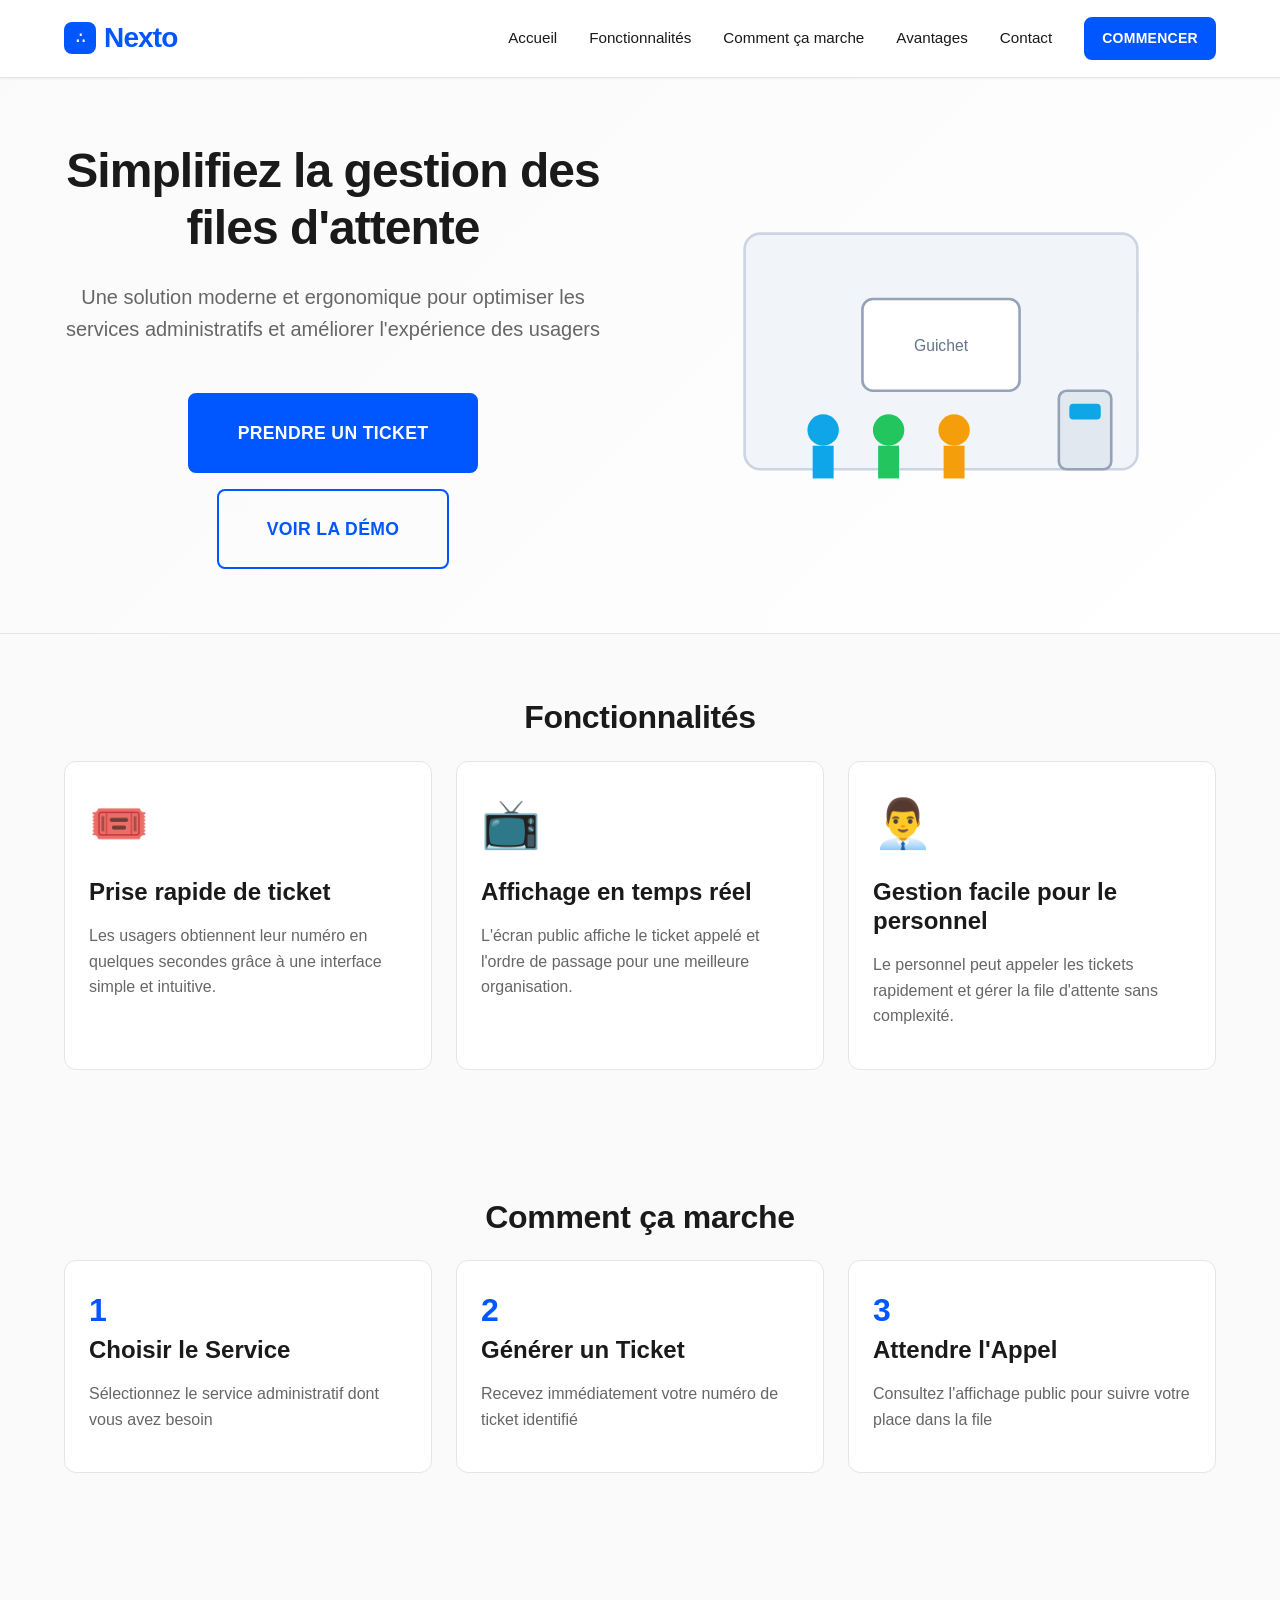
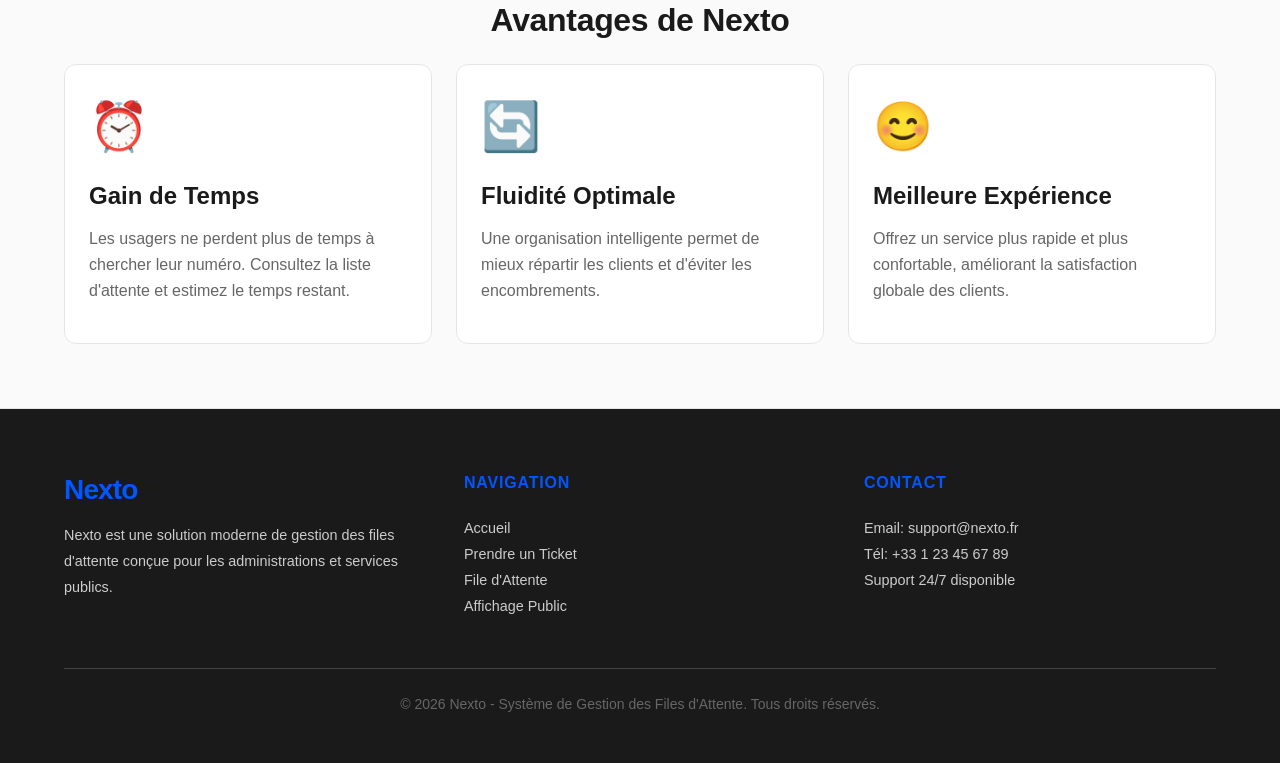
<file: index.html>
﻿<!DOCTYPE html>
<html lang="fr">
<head>
    <meta charset="UTF-8">
    <meta name="viewport" content="width=device-width, initial-scale=1.0">
    <meta name="description" content="Nexto - Système moderne de gestion des files d'attente pour administrations">
    <title>Nexto - Gestion des Files d'Attente</title>
    <link rel="stylesheet" href="css/style.css">
    <link rel="icon" href="../favicon.svg" type="image/svg+xml">
</head>
<body>
    <header>
        <div class="container">
            <div class="header-inner">
                <a href="index.html" class="logo">
                    <div class="logo-icon">∴</div>
                    <span>Nexto</span>
                </a>
                <nav>
                    <a href="#acc">Accueil</a>
                    <a href="#features">Fonctionnalités</a>
                    <a href="#how-it-works">Comment ça marche</a>
                    <a href="#benefits">Avantages</a>
                    <a href="#contact">Contact</a>
                    <a href="pages/ticket.html" class="btn btn-primary btn-sm">Commencer</a>
                </nav>
            </div>
        </div>
    </header>

    <main>
        <section id="acc" class="hero">
            <div class="container">
                <div class="hero-layout">
                    <div class="hero-content">
                        <h1>Simplifiez la gestion des files d'attente</h1>
                        <p>Une solution moderne et ergonomique pour optimiser les services administratifs et améliorer l'expérience des usagers</p>
                        <div class="hero-buttons">
                            <a href="pages/ticket.html" class="btn btn-primary btn-lg">Prendre un Ticket</a>
                            <a href="#features" class="btn btn-outline btn-lg">Voir la démo</a>
                        </div>
                    </div>

                    <div class="hero-illustration">
                        <svg viewBox="0 0 420 300" xmlns="http://www.w3.org/2000/svg">
                            <rect x="60" y="60" width="300" height="180" rx="12" fill="#f1f5f9" stroke="#cbd5e1" stroke-width="2"/>
                            <rect x="150" y="110" width="120" height="70" rx="8" fill="white" stroke="#94a3b8" stroke-width="2"/>
                            <text x="210" y="150" text-anchor="middle" font-size="12" fill="#64748b">Guichet</text>
                            <circle cx="120" cy="210" r="12" fill="#0ea5e9"/>
                            <rect x="112" y="222" width="16" height="25" fill="#0ea5e9"/>
                            <circle cx="170" cy="210" r="12" fill="#22c55e"/>
                            <rect x="162" y="222" width="16" height="25" fill="#22c55e"/>
                            <circle cx="220" cy="210" r="12" fill="#f59e0b"/>
                            <rect x="212" y="222" width="16" height="25" fill="#f59e0b"/>
                            <rect x="300" y="180" width="40" height="60" rx="6" fill="#e2e8f0" stroke="#94a3b8" stroke-width="2"/>
                            <rect x="308" y="190" width="24" height="12" rx="3" fill="#0ea5e9"/>
                        </svg>
                    </div>
                </div>
            </div>
        </section>

        <section id="features">
            <div class="container">
                <h2 class="text-center">Fonctionnalités</h2>
                <div class="grid grid-3">
                    <div class="card">
                        <div class="service-icon">🎟️</div>
                        <h3>Prise rapide de ticket</h3>
                        <p>Les usagers obtiennent leur numéro en quelques secondes grâce à une interface simple et intuitive.</p>
                    </div>
                    <div class="card">
                        <div class="service-icon">📺</div>
                        <h3>Affichage en temps réel</h3>
                        <p>L'écran public affiche le ticket appelé et l'ordre de passage pour une meilleure organisation.</p>
                    </div>
                    <div class="card">
                        <div class="service-icon">👨‍💼</div>
                        <h3>Gestion facile pour le personnel</h3>
                        <p>Le personnel peut appeler les tickets rapidement et gérer la file d'attente sans complexité.</p>
                    </div>
                </div>
            </div>
        </section>

        <section id="how-it-works">
            <div class="container">
                <h2 class="text-center">Comment ça marche</h2>
                <div class="grid grid-3">
                    <div class="card">
                        <div class="stat-value" style="color: var(--primary);">1</div>
                        <h3>Choisir le Service</h3>
                        <p>Sélectionnez le service administratif dont vous avez besoin</p>
                    </div>
                    <div class="card">
                        <div class="stat-value" style="color: var(--primary);">2</div>
                        <h3>Générer un Ticket</h3>
                        <p>Recevez immédiatement votre numéro de ticket identifié</p>
                    </div>
                    <div class="card">
                        <div class="stat-value" style="color: var(--primary);">3</div>
                        <h3>Attendre l'Appel</h3>
                        <p>Consultez l'affichage public pour suivre votre place dans la file</p>
                    </div>
                </div>
            </div>
        </section>

        <section id="benefits">
            <div class="container">
                <h2 class="text-center">Avantages de Nexto</h2>
                <div class="grid grid-2">
                    <div class="card">
                        <div class="service-icon">⏰</div>
                        <h3>Gain de Temps</h3>
                        <p>Les usagers ne perdent plus de temps à chercher leur numéro. Consultez la liste d'attente et estimez le temps restant.</p>
                    </div>
                    <div class="card">
                        <div class="service-icon">🔄</div>
                        <h3>Fluidité Optimale</h3>
                        <p>Une organisation intelligente permet de mieux répartir les clients et d'éviter les encombrements.</p>
                    </div>
                    <div class="card">
                        <div class="service-icon">😊</div>
                        <h3>Meilleure Expérience</h3>
                        <p>Offrez un service plus rapide et plus confortable, améliorant la satisfaction globale des clients.</p>
                    </div>
                </div>
            </div>
        </section>
    </main>

    <footer>
        <div class="container">
            <div class="footer-content">
                <div class="footer-section">
                    <h3 class="logo">Nexto</h3>
                    <p>Nexto est une solution moderne de gestion des files d'attente conçue pour les administrations et services publics.</p>
                </div>

                <div class="footer-section">
                    <h4>Navigation</h4>
                    <ul>
                        <li><a href="index.html">Accueil</a></li>
                        <li><a href="pages/ticket.html">Prendre un Ticket</a></li>
                        <li><a href="pages/waiting-list.html">File d'Attente</a></li>
                        <li><a href="pages/display.html">Affichage Public</a></li>
                    </ul>
                </div>

                <div id="contact" class="footer-section">
                    <h4>Contact</h4>
                    <ul>
                        <li>Email: support@nexto.fr</li>
                        <li>Tél: +33 1 23 45 67 89</li>
                        <li>Support 24/7 disponible</li>
                    </ul>
                </div>
            </div>

            <div class="footer-bottom">
                <p>&copy; 2026 Nexto - Système de Gestion des Files d'Attente. Tous droits réservés.</p>
            </div>
        </div>
    </footer>
</body>
</html>
</file>
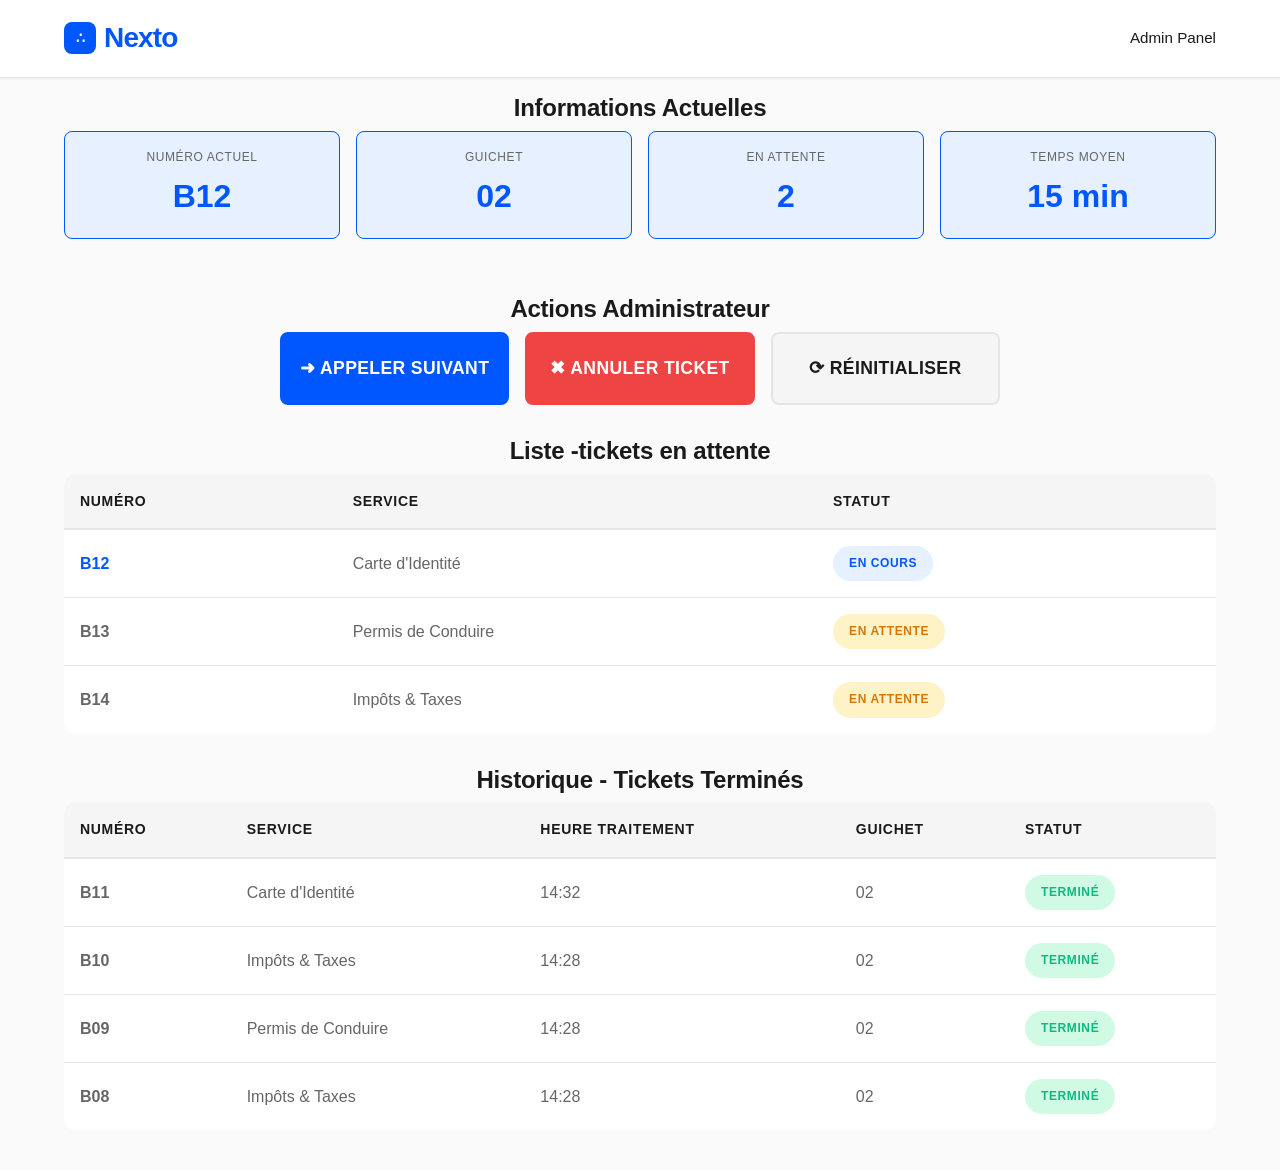
<file: pages/admin.html>
<!DOCTYPE html>
<html lang="fr">
<head>
    <meta charset="UTF-8">
    <meta name="viewport" content="width=device-width, initial-scale=1.0">
    <meta name="description" content="Panneau d'Administration - Nexto">
    <title>Admin - Nexto</title>
    <link rel="icon" href="../favicon.svg" type="image/svg+xml">
    <link rel="stylesheet" href="../css/style.css">
</head>
<body class="page-interne"></body>
    <!-- Header/Navbar -->
    <header>
        <div class="container">
            <div class="header-inner">
                <a href="../index.html" class="logo">
                    <div class="logo-icon">∴</div>
                    <span>Nexto</span>
                </a>
                <nav>
                    <a href="../pages/admin.html">Admin Panel</a>
                </nav>
            </div>
        </div>
    </header>

    <main>
<div class="container sections-paralleles"></div>
        <!-- Current Information -->
        <section>
            <div class="container">
                <h2 class="text-center">Informations Actuelles</h2>
                <div class="stats-grid">
                    <div class="stat-card">
                        <div class="stat-label">Numéro Actuel</div>
                        <div class="stat-value">B12</div>
                    </div>
                    <div class="stat-card">
                        <div class="stat-label">Guichet</div>
                        <div class="stat-value">02</div>
                    </div>
                    <div class="stat-card">
                        <div class="stat-label">En Attente</div>
                        <div class="stat-value">2</div>
                    </div>
                    <div class="stat-card">
                        <div class="stat-label">Temps Moyen</div>
                        <div class="stat-value">15 min</div>
                    </div>
                </div>
            </div>
        </section>

        <!-- Actions Section -->
        <section>
            <div class="container-sm">
                <h2 class="text-center">Actions Administrateur</h2>
                <div class="admin-actions">
                    <button class="btn btn-primary btn-lg btn-block">➜ Appeler Suivant</button>
                    <button class="btn btn-danger btn-lg btn-block">✖ Annuler Ticket</button>
                    <button class="btn btn-secondary btn-lg btn-block">⟳ Réinitialiser</button>
                </div>
            </div>
        </section>

        <!-- Queue Table -->
        <section>
            <div class="container">
                <h2 class="text-center">Liste -tickets en attente</h2>
                <div style="overflow-x: auto;">
                    <table>
                        <thead>
                            <tr>
                                <th>Numéro</th>
                                <th>Service</th>
                                <th>Statut</th>
                            </tr>
                        </thead>
                        <tbody>
                            <tr>
                                <td class="font-bold" style="color: var(--primary);">B12</td>
                                <td>Carte d'Identité</td>
                                <td><span class="badge badge-primary">En cours</span></td>
                            </tr>
                            <tr>
                                <td class="font-bold">B13</td>
                                <td>Permis de Conduire</td>
                                <td><span class="badge badge-warning">En attente</span></td>
                            </tr>
                            <tr>
                                <td class="font-bold">B14</td>
                                <td>Impôts & Taxes</td>
                                <td><span class="badge badge-warning">En attente</span></td>
                            </tr>
                        </tbody>
                    </table>
                </div>
            </div>
        </section>

        <!-- History Section -->
        <section>
            <div class="container">
                <h2 class="text-center">Historique - Tickets Terminés</h2>
                <div style="overflow-x: auto;">
                    <table>
                        <thead>
                            <tr>
                                <th>Numéro</th>
                                <th>Service</th>
                                <th>Heure Traitement</th>
                                <th>Guichet</th>
                                <th>Statut</th>
                            </tr>
                        </thead>
                        <tbody>
                            <tr>
                                <td class="font-bold">B11</td>
                                <td>Carte d'Identité</td>
                                <td>14:32</td>
                                <td>02</td>
                                <td><span class="badge badge-success">Terminé</span></td>
                            </tr>
                            <tr>
                                <td class="font-bold">B10</td>
                                <td>Impôts & Taxes</td>
                                <td>14:28</td>
                                <td>02</td>
                                <td><span class="badge badge-success">Terminé</span></td>
                            </tr>
                            <tr>
                                <td class="font-bold">B09</td>
                                <td>Permis de Conduire</td>
                                <td>14:28</td>
                                <td>02</td>
                                <td><span class="badge badge-success">Terminé</span></td>
                            </tr>
                            <tr>
                                <td class="font-bold">B08</td>
                                <td>Impôts & Taxes</td>
                                <td>14:28</td>
                                <td>02</td>
                                <td><span class="badge badge-success">Terminé</span></td>
                            </tr>
                        </tbody>
                    </table>
                </div>
            </div>
        </section>
    </main>

    <!-- Footer -->
</body>
</html>
</file>
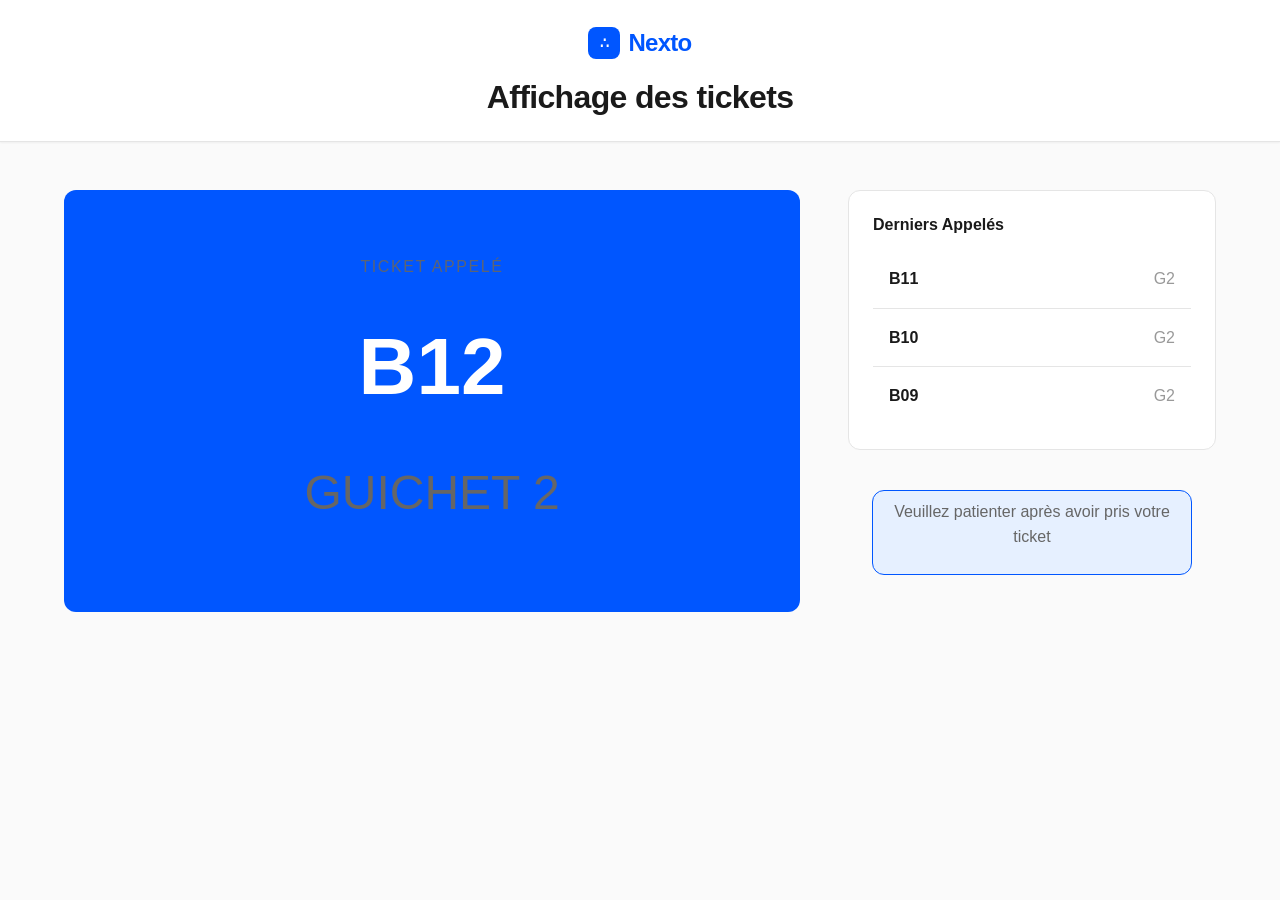
<file: pages/display.html>
<!DOCTYPE html>
<html lang="fr">
<head>
    <meta charset="UTF-8">
    <meta name="viewport" content="width=device-width, initial-scale=1.0">
    <meta name="description" content="Affichage Public - Nexto">
    <title>Affichage Public - Nexto</title>
    <link rel="icon" href="../favicon.svg" type="image/svg+xml">
    <link rel="stylesheet" href="../css/style.css">
</head>
<body class="page-interne">
    <header>
        <div class="container" style="text-align: center; padding: var(--spacing-lg) 0;">
            <div class="logo" style="display: inline-flex; align-items: center; gap: var(--spacing-sm); font-size: 1.5rem;">
                <a href="../index.html" class="logo-icon">∴</a>
                <span>Nexto</span>
            </div>
            <h1 style="margin-top: var(--spacing-md); font-size: 2rem;">Affichage des tickets</h1>
        </div>
    </header>

    <main>
        <section style="padding: var(--spacing-2xl) 0;">
            <div class="container">
                <div class="display-main">
                    
                    <div class="current-ticket-section">
                        <p class="current-ticket-label">Ticket Appelé</p>
                        <div class="current-ticket-number" id="current-ticket">B12</div>
                        <p style="margin-top: var(--spacing-md); font-size: 3rem;">GUICHET 2</p>
                    </div>

                    <aside class="display-sidebar">
                        
                        <div class="sidebar-panel">
                            <h3>Derniers Appelés</h3>
                            <ul class="recent-list">
                                <li class="recent-item">
                                    <span class="font-bold">B11</span>
                                    <span class="text-muted">G2</span>
                                </li>
                                <li class="recent-item">
                                    <span class="font-bold">B10</span>
                                    <span class="text-muted">G2</span>
                                </li>
                                <li class="recent-item">
                                    <span class="font-bold">B09</span>
                                    <span class="text-muted">G2</span>
                                </li>
                            </ul>
                        </div>

                        <section>
                            <div class="container-sm">
                                <div class="card" style="background-color: var(--primary-light); border-color: var(--primary);">
                                    <p class="text-center">Veuillez patienter après avoir pris votre ticket</p>
                                </div>
                            </div>
                        </section>

                    </aside>
                </div>
            </div>
        </section>
    </main>

</body>
</html>
</file>
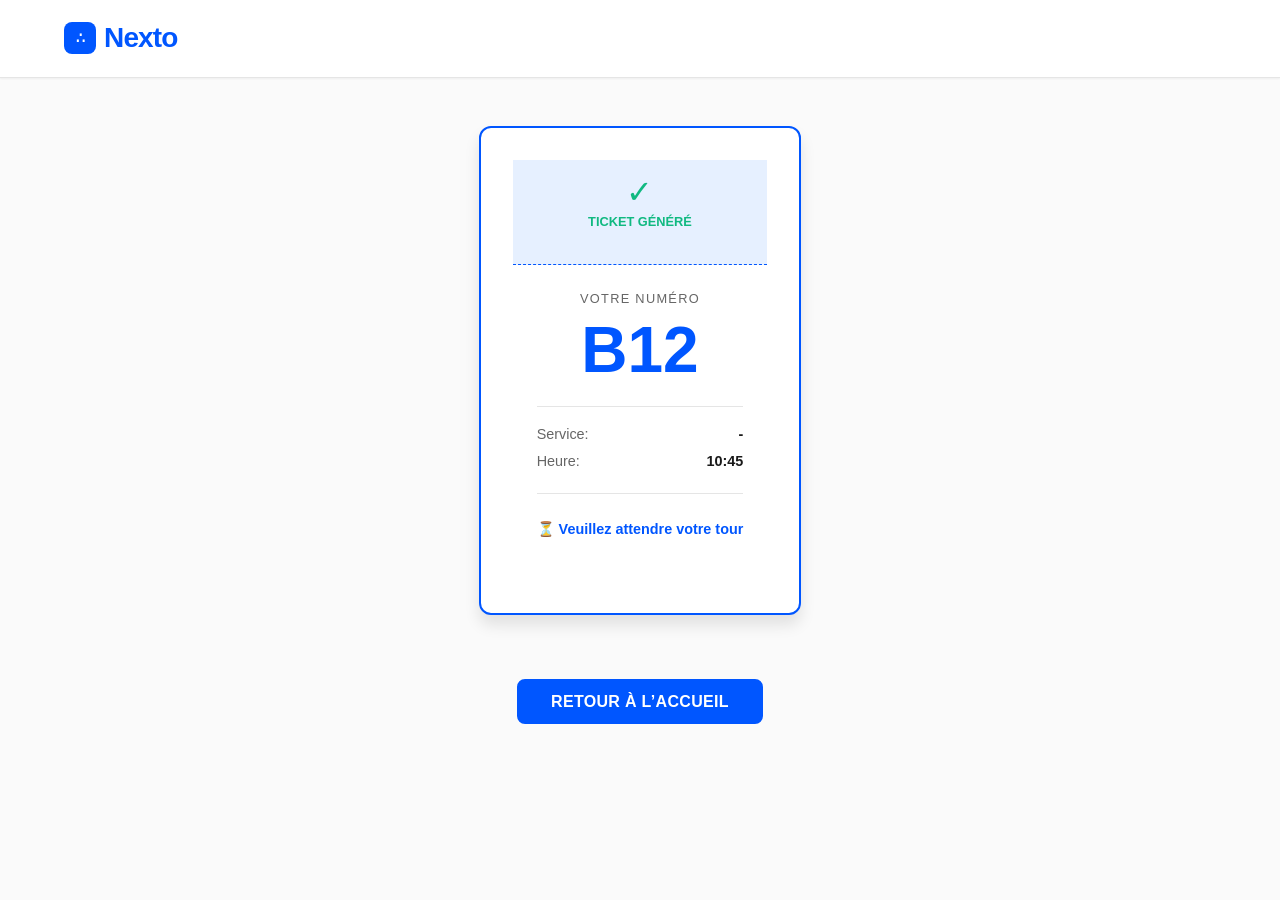
<file: pages/ticket-generated.html>
<html lang="fr">

<head>

    <meta charset="UTF-8">

    <meta name="viewport" content="width=device-width, initial-scale=1.0">

    <meta name="description" content="Votre ticket - Nexto">

    <title>Votre Ticket - Nexto</title>

    <link rel="icon" href="../favicon.svg" type="image/svg+xml">

    <link rel="stylesheet" href="../css/style.css">

</head>

<body class="page-interne">

    <header>

        <div class="container">

            <div class="header-inner">

                <a href="../index.html" class="logo">

                    <div class="logo-icon">∴</div>

                    <span>Nexto</span>

                </a>

            </div>

        </div>

    </header>
<main>
    <section>
        <div class="container-sm">
            <div class="ticket-wrapper">
                <div class="ticket-display">
                    <div class="ticket-header">
                        <div class="check-icon">✓</div>
                        <p class="status-text">Ticket généré</p>
                    </div>

                    <div class="ticket-body">
                        <p class="ticket-display-label">Votre numéro</p>
                        <div class="ticket-display-number">B12</div>

                        <div class="ticket-info">
                            <div class="info-row">
                                <span class="text-secondary">Service:</span>
                                <span class="font-bold">-</span>
                            </div>
                            <div class="info-row">
                                <span class="text-secondary">Heure:</span>
                                <span class="font-bold">10:45</span>
                            </div>
                        </div>

                        <p class="wait-message">⏳ Veuillez attendre votre tour</p>
                    </div>
                </div>

                <div class="ticket-actions">
    <a href="../index.html" class="btn btn-primary">Retour à l’accueil</a>
</div>
            </div>
        </div>
    </section>
</main>
</body>

</html>
</file>
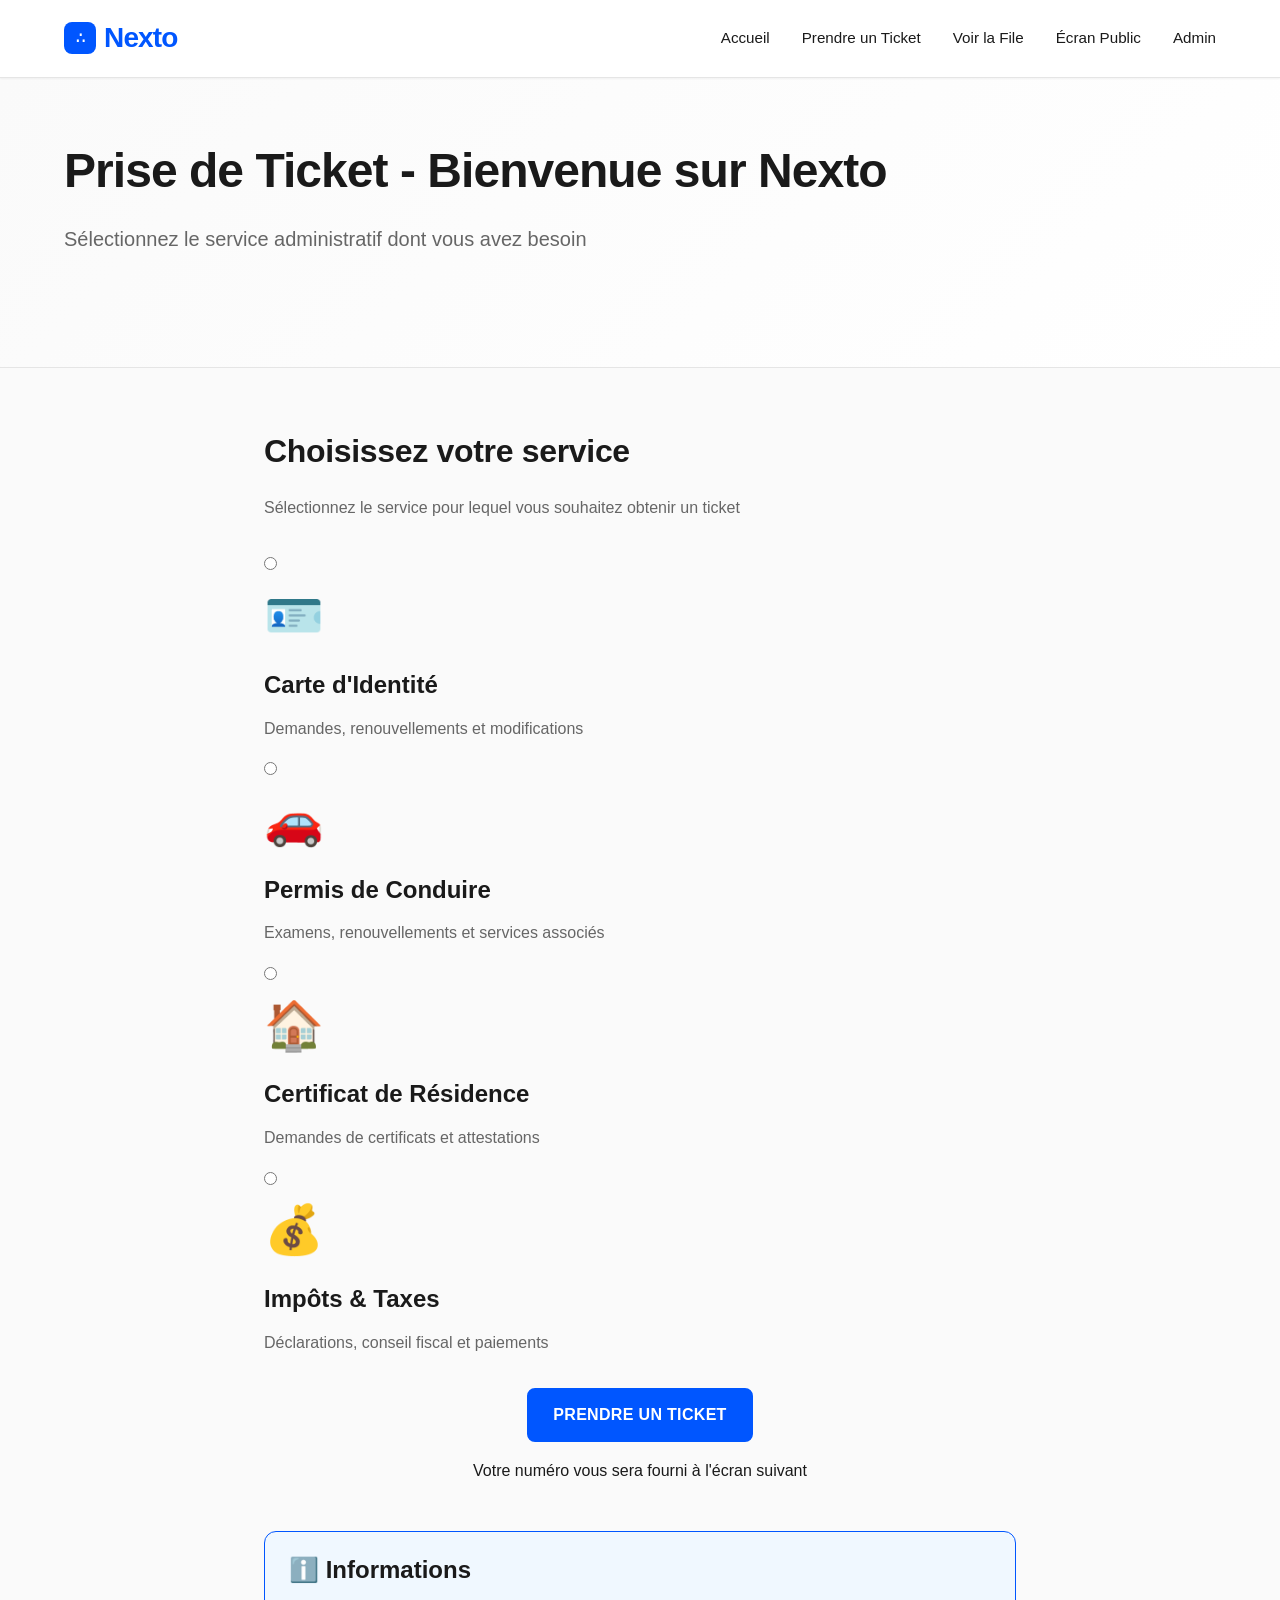
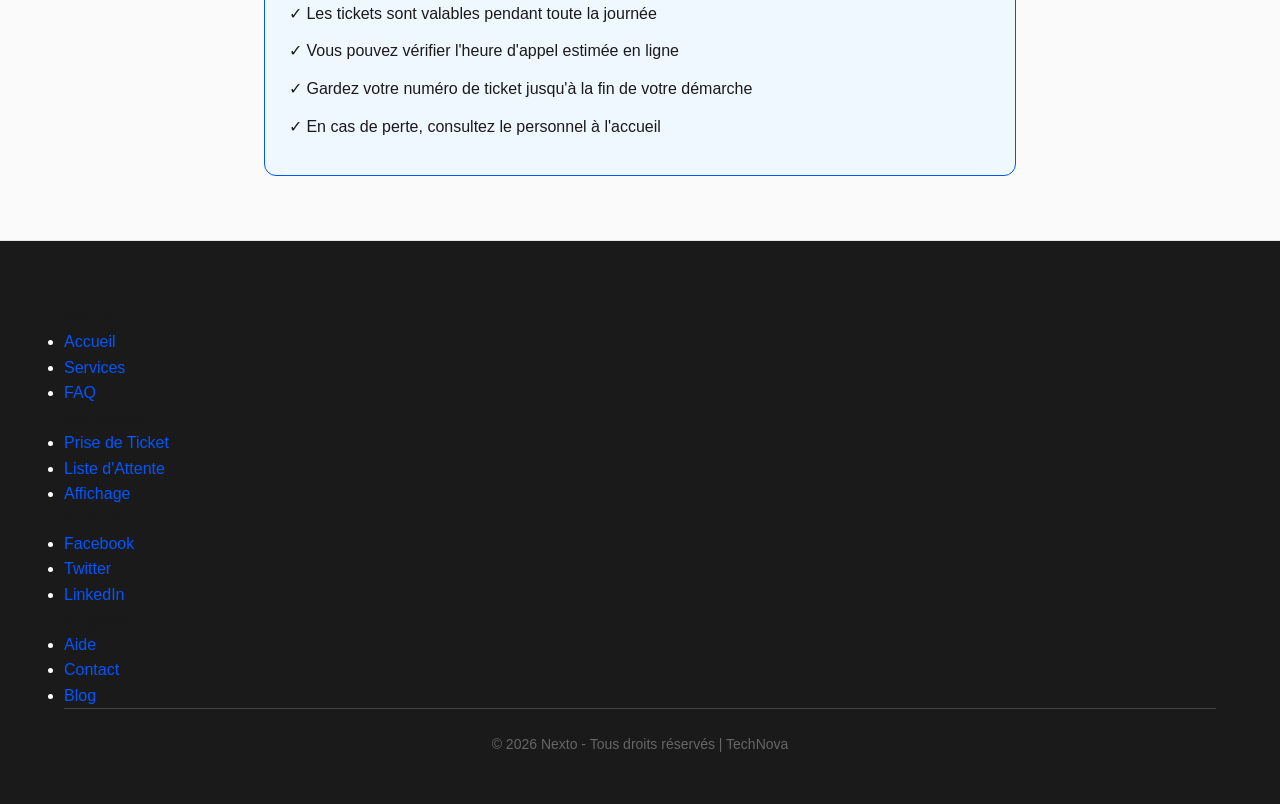
<file: pages/ticket-selection.html>
<!DOCTYPE html>
<html lang="fr">
<head>
    <meta charset="UTF-8">
    <meta name="viewport" content="width=device-width, initial-scale=1.0">
    <title>Prise de Ticket - Nexto</title>
    <link rel="stylesheet" href="../css/style.css">
    <link rel="icon" href="../favicon.svg" type="image/svg+xml">
</head>
<body>
    <header>
        <div class="container">
            <div class="header-inner">
                <a href="../index.html" class="logo">
                    <div class="logo-icon">∴</div>
                    <span>Nexto</span>
                </a>
                <nav>
                    <a href="../index.html">Accueil</a>
                    <a href="ticket.html" class="active">Prendre un Ticket</a>
                    <a href="waiting-list.html">Voir la File</a>
                    <a href="display.html">Écran Public</a>
                    <a href="admin.html">Admin</a>
                </nav>
            </div>
        </div>
    </header>

    <main>
        <section class="hero">
            <div class="container">
                <h1>Prise de Ticket - Bienvenue sur Nexto</h1>
                <p>Sélectionnez le service administratif dont vous avez besoin</p>
            </div>
        </section>

        <section>
            <div class="container" style="max-width: 800px;">
                <form action="ticket-generated.html" method="GET">
                    <div class="form-group">
                        <h2>Choisissez votre service</h2>
                        <p style="margin-bottom: 32px;">Sélectionnez le service pour lequel vous souhaitez obtenir un ticket</p>

                        <div class="service-cards">
                            <!-- Carte d'Identité -->
                            <div class="service-card-container">
                                <input type="radio" id="service-id" name="service" value="Carte d'Identité" class="service-card-input" required>
                                <label for="service-id" class="service-card-label">
                                    <div class="service-icon">🪪</div>
                                    <h3>Carte d'Identité</h3>
                                    <p>Demandes, renouvellements et modifications</p>
                                </label>
                            </div>

                            <!-- Permis de Conduire -->
                            <div class="service-card-container">
                                <input type="radio" id="service-permit" name="service" value="Permis de Conduire" class="service-card-input">
                                <label for="service-permit" class="service-card-label">
                                    <div class="service-icon">🚗</div>
                                    <h3>Permis de Conduire</h3>
                                    <p>Examens, renouvellements et services associés</p>
                                </label>
                            </div>

                            <!-- Certificat de Résidence -->
                            <div class="service-card-container">
                                <input type="radio" id="service-residence" name="service" value="Certificat de Résidence" class="service-card-input">
                                <label for="service-residence" class="service-card-label">
                                    <div class="service-icon">🏠</div>
                                    <h3>Certificat de Résidence</h3>
                                    <p>Demandes de certificats et attestations</p>
                                </label>
                            </div>

                            <!-- Impôts & Taxes -->
                            <div class="service-card-container">
                                <input type="radio" id="service-taxes" name="service" value="Impôts & Taxes" class="service-card-input">
                                <label for="service-taxes" class="service-card-label">
                                    <div class="service-icon">💰</div>
                                    <h3>Impôts & Taxes</h3>
                                    <p>Déclarations, conseil fiscal et paiements</p>
                                </label>
                            </div>
                        </div>
                    </div>

                    <div class="form-group" style="margin-top: 32px; text-align: center;">
                        <button type="submit" class="btn btn-primary btn-large">Prendre un Ticket</button>
                        <p style="margin-top: 16px; color: var(--gray);">Votre numéro vous sera fourni à l'écran suivant</p>
                    </div>
                </form>

                <!-- Info Box -->
                <div class="card" style="margin-top: 48px; background: #F0F8FF; border-color: var(--primary);">
                    <h3>ℹ️ Informations</h3>
                    <ul style="margin: 0; padding: 0; list-style: none;">
                        <li style="margin: 12px 0;">✓ Les tickets sont valables pendant toute la journée</li>
                        <li style="margin: 12px 0;">✓ Vous pouvez vérifier l'heure d'appel estimée en ligne</li>
                        <li style="margin: 12px 0;">✓ Gardez votre numéro de ticket jusqu'à la fin de votre démarche</li>
                        <li style="margin: 12px 0;">✓ En cas de perte, consultez le personnel à l'accueil</li>
                    </ul>
                </div>
            </div>
        </section>
    </main>

    <footer>
        <div class="container">
            <div class="footer-grid">
                <div class="footer-col">
                    <h4>Nexto</h4>
                    <ul>
                        <li><a href="../index.html">Accueil</a></li>
                        <li><a href="#services">Services</a></li>
                        <li><a href="#faq">FAQ</a></li>
                    </ul>
                </div>
                <div class="footer-col">
                    <h4>Services</h4>
                    <ul>
                        <li><a href="ticket.html">Prise de Ticket</a></li>
                        <li><a href="waiting-list.html">Liste d'Attente</a></li>
                        <li><a href="display.html">Affichage</a></li>
                    </ul>
                </div>
                <div class="footer-col">
                    <h4>Suivre</h4>
                    <ul>
                        <li><a href="#">Facebook</a></li>
                        <li><a href="#">Twitter</a></li>
                        <li><a href="#">LinkedIn</a></li>
                    </ul>
                </div>
                <div class="footer-col">
                    <h4>Support</h4>
                    <ul>
                        <li><a href="#">Aide</a></li>
                        <li><a href="#">Contact</a></li>
                        <li><a href="#">Blog</a></li>
                    </ul>
                </div>
            </div>
            <div class="footer-bottom">
                <p>&copy; 2026 Nexto - Tous droits réservés | TechNova</p>
            </div>
        </div>
    </footer>
</body>
</html>
</file>
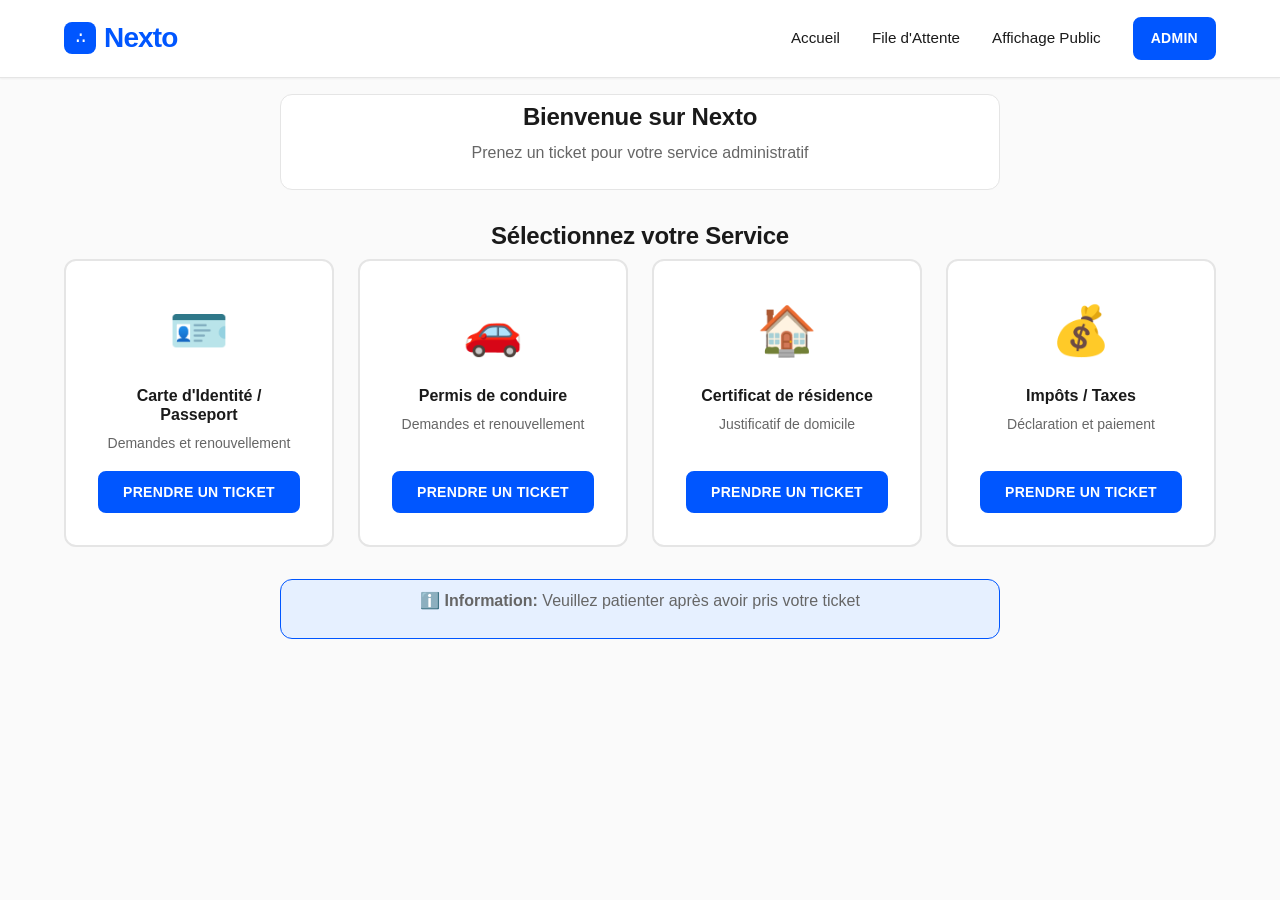
<file: pages/ticket.html>
<!DOCTYPE html>
<html lang="fr">
<head>
    <meta charset="UTF-8">
    <meta name="viewport" content="width=device-width, initial-scale=1.0">
    <meta name="description" content="Prendre un ticket - Nexto">
    <title>Prendre un Ticket - Nexto</title>
    <link rel="icon" href="../favicon.svg" type="image/svg+xml">
    <link rel="stylesheet" href="../css/style.css">
</head>
<body class="page-interne">
    <header>
        <div class="container">
            <div class="header-inner">
                <a href="../index.html" class="logo">
                    <div class="logo-icon">∴</div>
                    <span>Nexto</span>
                </a>
                <nav>
                    <a href="../index.html">Accueil</a>
                    <a href="waiting-list.html">File d'Attente</a>
                    <a href="display.html">Affichage Public</a>
                    <a href="admin.html" class="btn btn-primary btn-sm">Admin</a>
                </nav>
            </div>
        </div>
    </header>

    <main>
        <section>
            <div class="container-sm">
                <div class="card" style="text-align: center;">
                    <h2>Bienvenue sur Nexto</h2>
                    <p>Prenez un ticket pour votre service administratif</p>
                </div>
            </div>
        </section>

        <section>
            <div class="container">
                <h2 class="text-center">Sélectionnez votre Service</h2>
                <div class="service-grid">

                    <div class="service-card">
                        <div class="service-icon">🪪</div>
                        <h3>Carte d'Identité / Passeport</h3>
                        <p>Demandes et renouvellement</p>
                        <a href="ticket-generated.html" class="btn btn-primary btn-sm btn-block">Prendre un ticket</a>
                    </div>

                    <div class="service-card">
                        <div class="service-icon">🚗</div>
                        <h3>Permis de conduire</h3>
                        <p>Demandes et renouvellement</p>
                        <a href="ticket-generated.html" class="btn btn-primary btn-sm btn-block">Prendre un ticket</a>
                    </div>

                    <div class="service-card">
                        <div class="service-icon">🏠</div>
                        <h3>Certificat de résidence</h3>
                        <p>Justificatif de domicile</p>
                        <a href="ticket-generated.html" class="btn btn-primary btn-sm btn-block">Prendre un ticket</a>
                    </div>

                    <div class="service-card">
                        <div class="service-icon">💰</div>
                        <h3>Impôts / Taxes</h3>
                        <p>Déclaration et paiement</p>
                        <a href="ticket-generated.html" class="btn btn-primary btn-sm btn-block">Prendre un ticket</a>
                    </div>

                </div>
            </div>
        </section>

        <section>
            <div class="container-sm">
                <div class="card" style="background-color: var(--primary-light); border-color: var(--primary);">
                    <p class="text-center"><strong>ℹ️ Information:</strong> Veuillez patienter après avoir pris votre ticket</p>
                </div>
            </div>
        </section>
    </main>

</body>
</html>
</file>
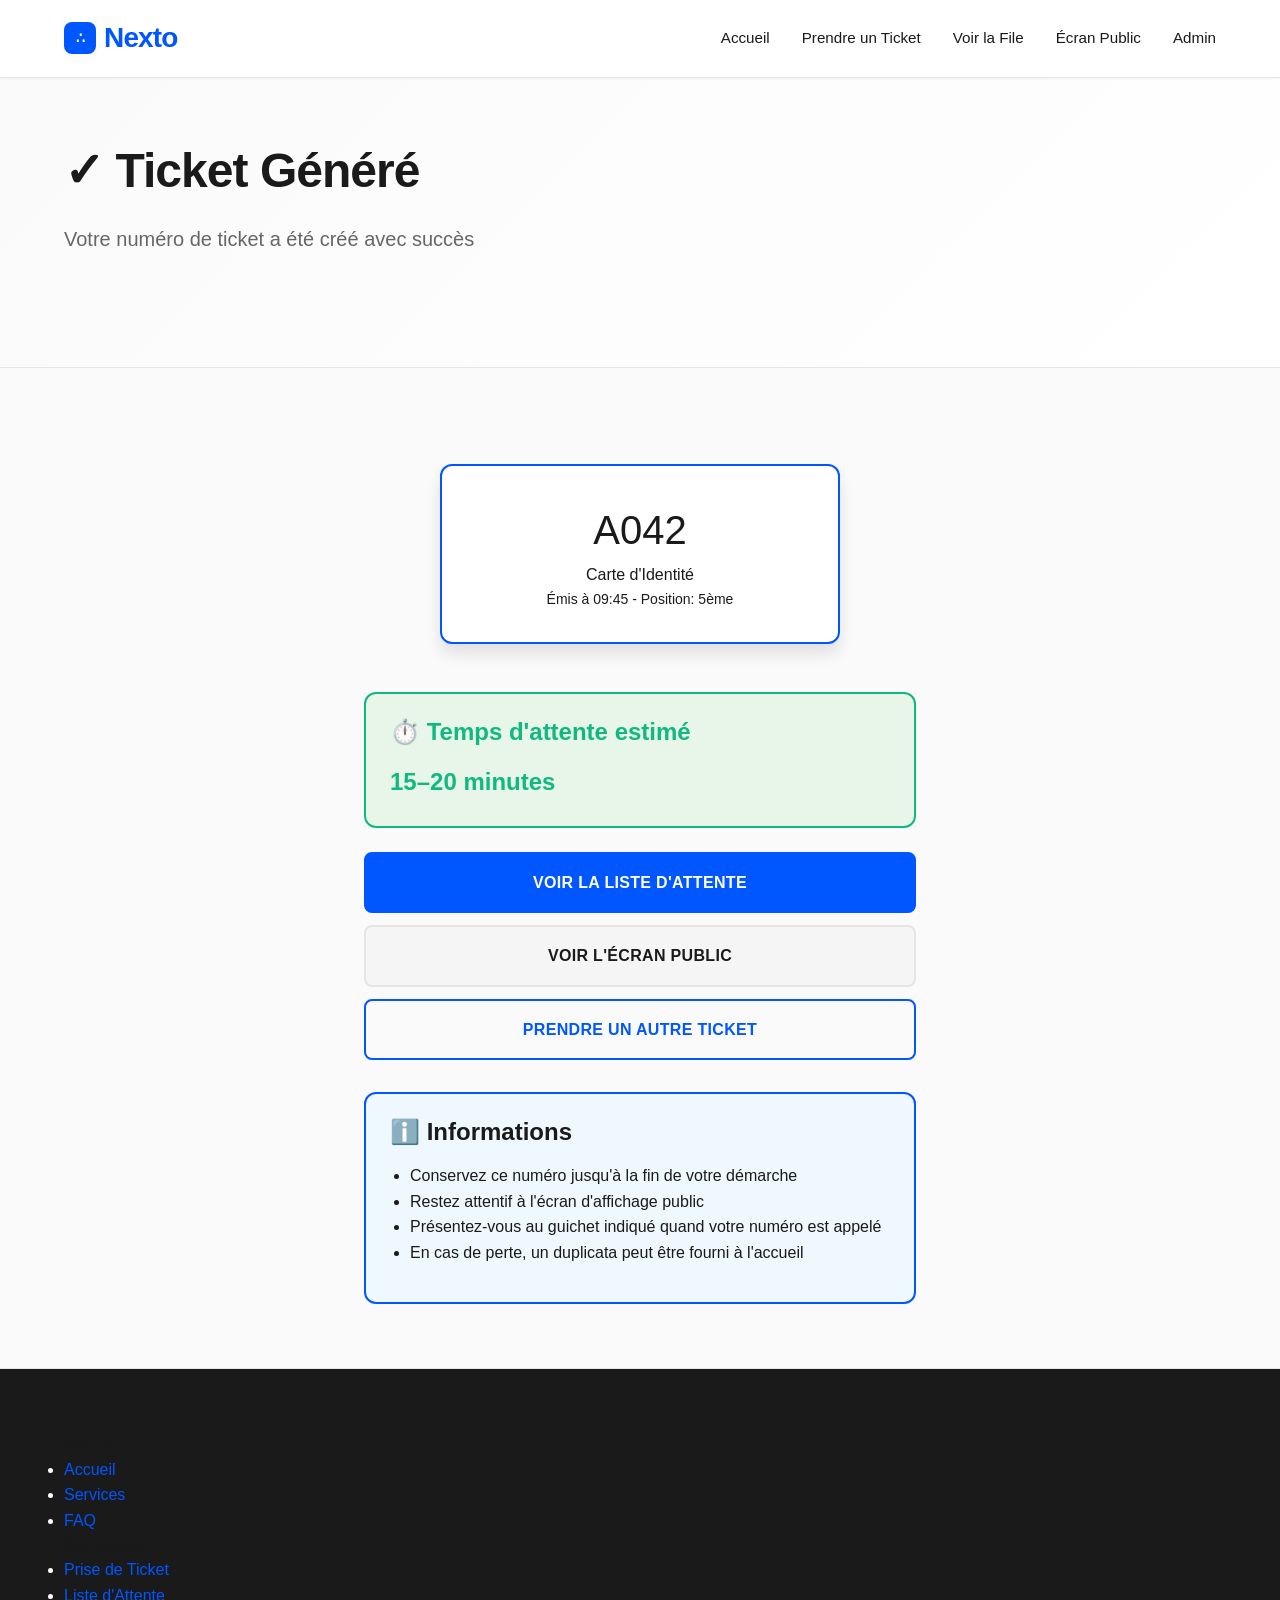
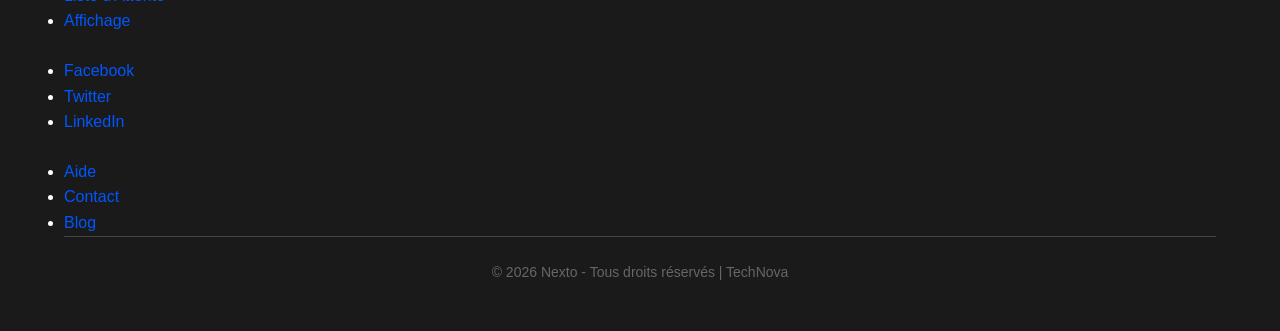
<file: pages/ticket_generated_new.html>
<!DOCTYPE html>
<html lang="fr">
<head>
    <meta charset="UTF-8">
    <meta name="viewport" content="width=device-width, initial-scale=1.0">
    <title>Ticket Généré - Nexto</title>
    <link rel="stylesheet" href="../css/style.css">
    <link rel="icon" href="../favicon.svg" type="image/svg+xml">
</head>
<body>
    <header>
        <div class="container">
            <div class="header-inner">
                <a href="../index.html" class="logo">
                    <div class="logo-icon">∴</div>
                    <span>Nexto</span>
                </a>
                <nav>
                    <a href="../index.html">Accueil</a>
                    <a href="ticket-selection.html">Prendre un Ticket</a>
                    <a href="waiting-list.html">Voir la File</a>
                    <a href="display.html">Écran Public</a>
                    <a href="admin.html">Admin</a>
                </nav>
            </div>
        </div>
    </header>

    <main>
        <section class="hero">
            <div class="container">
                <h1>✓ Ticket Généré</h1>
                <p>Votre numéro de ticket a été créé avec succès</p>
            </div>
        </section>

        <section>
            <div class="container" style="max-width: 600px;">
                <div class="ticket-display" style="margin-bottom: 48px;">
                    <div class="ticket-number" style="font-size: 2.5rem;">A042</div>
                    <div class="ticket-service">Carte d'Identité</div>
                    <div class="ticket-time" style="font-size: 14px;">Émis à 09:45 - Position: 5ème</div>
                </div>

                <div class="card" style="background: #E8F5E9; border: 2px solid var(--success); margin-bottom: 24px;">
                    <h3 style="margin-top: 0; color: var(--success);">⏱️ Temps d'attente estimé</h3>
                    <p style="font-size: 1.5rem; font-weight: 700; color: var(--success); margin: 0;">15–20 minutes</p>
                </div>

                <div style="display: flex; flex-direction: column; gap: 12px;">
                    <a href="waiting-list.html" class="btn btn-primary btn-large">Voir la Liste d'Attente</a>
                    <a href="display.html" class="btn btn-secondary btn-large">Voir l'Écran Public</a>
                    <a href="ticket-selection.html" class="btn btn-outline btn-large">Prendre un Autre Ticket</a>
                </div>

                <div class="card" style="margin-top: 32px; background: #F0F8FF; border: 2px solid var(--primary);">
                    <h3 style="margin-top: 0;">ℹ️ Informations</h3>
                    <ul style="margin: 12px 0; padding-left: 20px;">
                        <li>Conservez ce numéro jusqu'à la fin de votre démarche</li>
                        <li>Restez attentif à l'écran d'affichage public</li>
                        <li>Présentez-vous au guichet indiqué quand votre numéro est appelé</li>
                        <li>En cas de perte, un duplicata peut être fourni à l'accueil</li>
                    </ul>
                </div>
            </div>
        </section>
    </main>

    <footer>
        <div class="container">
            <div class="footer-grid">
                <div class="footer-col">
                    <h4>Nexto</h4>
                    <ul>
                        <li><a href="../index.html">Accueil</a></li>
                        <li><a href="#">Services</a></li>
                        <li><a href="#">FAQ</a></li>
                    </ul>
                </div>
                <div class="footer-col">
                    <h4>Services</h4>
                    <ul>
                        <li><a href="ticket-selection.html">Prise de Ticket</a></li>
                        <li><a href="waiting-list.html">Liste d'Attente</a></li>
                        <li><a href="display.html">Affichage</a></li>
                    </ul>
                </div>
                <div class="footer-col">
                    <h4>Suivre</h4>
                    <ul>
                        <li><a href="#">Facebook</a></li>
                        <li><a href="#">Twitter</a></li>
                        <li><a href="#">LinkedIn</a></li>
                    </ul>
                </div>
                <div class="footer-col">
                    <h4>Support</h4>
                    <ul>
                        <li><a href="#">Aide</a></li>
                        <li><a href="#">Contact</a></li>
                        <li><a href="#">Blog</a></li>
                    </ul>
                </div>
            </div>
            <div class="footer-bottom">
                <p>&copy; 2026 Nexto - Tous droits réservés | TechNova</p>
            </div>
        </div>
    </footer>
</body>
</html>
</file>
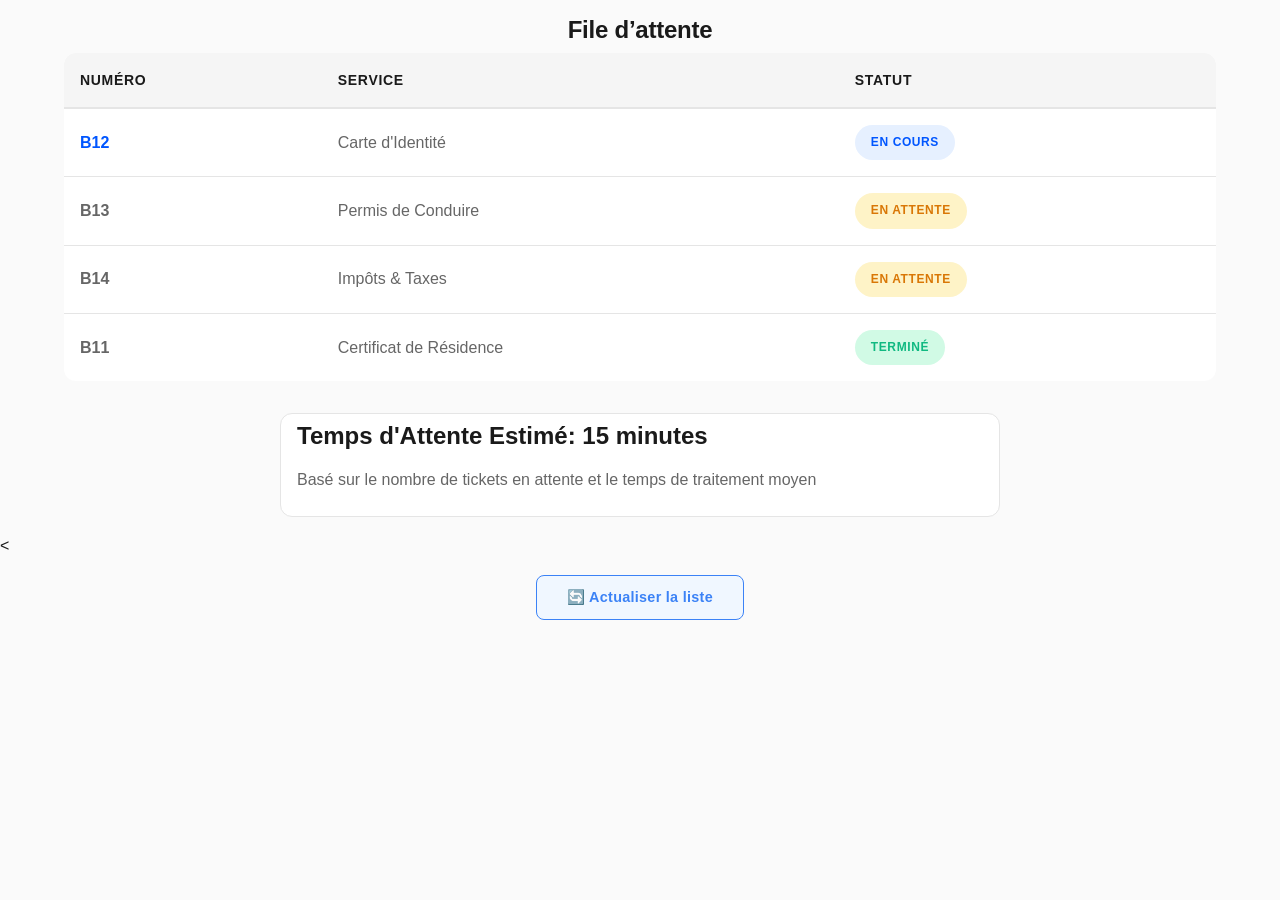
<file: pages/waiting-list.html>
<!DOCTYPE html>
<html lang="fr">
<head>
    <meta charset="UTF-8">
    <meta name="viewport" content="width=device-width, initial-scale=1.0">
    <meta name="description" content="File d'attente - Nexto">
    <title>File d'Attente - Nexto</title>
    <link rel="icon" href="../favicon.svg" type="image/svg+xml">
    <link rel="stylesheet" href="../css/style.css">
</head>
<body class="page-interne">
    
    <main>
        <section>
            <div class="container">
                <h2 class="text-center">
                    File d’attente
                </h2>
                <div style="overflow-x: auto;">
                    <table>
                        <thead>
                            <tr>
                                <th>Numéro</th>
                                <th>Service</th>
                                <th>Statut</th>
                            </tr>
                        </thead>
                        <tbody>
                            <tr>
                                <td class="font-bold" style="color: var(--primary);">B12</td>
                                <td>Carte d'Identité</td>
                                <td><span class="badge badge-primary">En cours</span></td>
                            </tr>
                            <tr>
                                <td class="font-bold">B13</td>
                                <td>Permis de Conduire</td>
                                <td><span class="badge badge-warning">En attente</span></td>
                            </tr>
                            <tr>
                                <td class="font-bold">B14</td>
                                <td>Impôts & Taxes</td>
                                <td><span class="badge badge-warning">En attente</span></td>
                            </tr>
                            <tr>
                                <td class="font-bold">B11</td>
                                <td>Certificat de Résidence</td>
                                <td><span class="badge badge-success">Terminé</span></td>
                            </tr>
                        </tbody>
                    </table>
                </div>
            </div>
        </section>

        <section>
    <div class="container-sm">
        <div class="card estimation-card">
            <h3>Temps d'Attente Estimé: <strong>15 minutes</strong></h3>
            <p>Basé sur le nombre de tickets en attente et le temps de traitement moyen</p>
        </div>
    </div>
</section>

        <<section>
    <div class="container text-center"> <a href="waiting-list.html" class="btn btn-refresh">🔄 Actualiser la liste</a>
    </div>
</section>

    </main>

</body>
</html>
</file>
<file: css/style.css>
/* ========================================
   NEXTO - PROFESSIONAL DESIGN SYSTEM
   Queue Management System
   ======================================== */

/* ========================================
   1. RESET & BASE STYLES
   ======================================== */

* {
    margin: 0;
    padding: 0;
    box-sizing: border-box;
}

html {
    scroll-behavior: smooth;
    font-size: 16px;
}

body {
    font-family: -apple-system, BlinkMacSystemFont, 'Segoe UI', 'Roboto', 'Oxygen', 'Ubuntu', 'Cantarell', sans-serif;
    background-color: var(--bg-primary);
    color: var(--text-primary);
    line-height: 1.6;
    -webkit-font-smoothing: antialiased;
}

/* ========================================
   2. CSS VARIABLES - DESIGN TOKENS
   ======================================== */

:root {
    /* Colors */
    --primary: #0056FF;
    --primary-dark: #0040AA;
    --primary-light: #E6F0FF;
    --secondary: #1A1A1A;
    --secondary-light: #F5F5F5;
    --accent: #FF6B35;
    --success: #10B981;
    --warning: #F59E0B;
    --danger: #EF4444;
    
    /* Backgrounds */
    --bg-primary: #FAFAFA;
    --bg-secondary: #FFFFFF;
    --bg-tertiary: #F5F5F5;
    
    /* Text */
    --text-primary: #1A1A1A;
    --text-secondary: #666666;
    --text-tertiary: #999999;
    --text-inverse: #FFFFFF;
    
    /* Borders */
    --border: #E5E5E5;
    --border-dark: #1A1A1A;
    
    /* Spacing */
    --spacing-xs: 0.25rem;
    --spacing-sm: 0.5rem;
    --spacing-md: 1rem;
    --spacing-lg: 1.5rem;
    --spacing-xl: 2rem;
    --spacing-2xl: 3rem;
    --spacing-3xl: 4rem;
    
    /* Border Radius */
    --radius-sm: 4px;
    --radius-md: 8px;
    --radius-lg: 12px;
    
    /* Shadows */
    --shadow-sm: 0 1px 2px rgba(0, 0, 0, 0.05);
    --shadow-md: 0 4px 6px rgba(0, 0, 0, 0.1);
    --shadow-lg: 0 10px 15px rgba(0, 0, 0, 0.1);
    
    /* Transitions */
    --transition: all 0.3s ease;
}

/* ========================================
   3. TYPOGRAPHY
   ======================================== */

h1, h2, h3, h4, h5, h6 {
    line-height: 1.2;
    font-weight: bold;
    color: var(--text-primary);
}

h1 {
    font-size: 3rem;
    font-weight: 800;
    letter-spacing: -0.02em;
}

h2 {
    font-size: 2rem;
    font-weight: 700;
    letter-spacing: -0.01em;
    margin-bottom: var(--spacing-lg);
}

h3 {
    font-size: 1.5rem;
    font-weight: 700;
    margin-bottom: var(--spacing-md);
}

h4 {
    font-size: 1.25rem;
    font-weight: 600;
}

h5 {
    font-size: 1.125rem;
    font-weight: 600;
}

h6 {
    font-size: 1rem;
    font-weight: 600;
}

p {
    color: var(--text-secondary);
    line-height: 1.6;
    margin-bottom: var(--spacing-md);
}

a {
    color: var(--primary);
    text-decoration: none;
    transition: var(--transition);
}

a:hover {
    color: var(--primary-dark);
}

/* ========================================
   4. GLOBAL STYLES
   ======================================== */

/* Containers */
.container {
    max-width: 1200px;
    margin: 0 auto;
    padding: 0 var(--spacing-lg);
}

.container-sm {
    max-width: 768px;
    margin: 0 auto;
    padding: 0 var(--spacing-lg);
}

/* Sections */
section {
    padding: var(--spacing-3xl) 0;
}

section.flush {
    padding: 0;
}

/* Main content */
main {
    flex: 1;
}

/* ========================================
   5. HEADER & NAVBAR
   ======================================== */

header {
    background-color: var(--bg-secondary);
    border-bottom: 1px solid var(--border);
    position: sticky;
    top: 0;
    z-index: 100;
    box-shadow: var(--shadow-sm);
}

.header-inner {
    display: flex;
    justify-content: space-between;
    align-items: center;
    padding: var(--spacing-md) 0;
}

.logo {
    font-size: 1.75rem;
    font-weight: 900;
    letter-spacing: -0.03em;
    color: var(--primary);
    display: flex;
    align-items: center;
    gap: var(--spacing-sm);
    text-decoration: none;
    transition: var(--transition);
}

.logo:hover {
    color: var(--primary-dark);
}

.logo-icon {
    width: 2rem;
    height: 2rem;
    background: var(--primary);
    border-radius: var(--radius-md);
    display: flex;
    align-items: center;
    justify-content: center;
    color: white;
    font-weight: 900;
    font-size: 0.875rem;
}

nav {
    display: flex;
    gap: var(--spacing-xl);
    align-items: center;
}

nav a {
    font-size: 0.95rem;
    font-weight: 500;
    color: var(--text-primary);
    position: relative;
}

nav a::after {
    content: '';
    position: absolute;
    bottom: -3px;
    left: 0;
    width: 0;
    height: 2px;
    background: var(--primary);
    transition: var(--transition);
}

nav a:hover::after {
    width: 100%;
}

/* ========================================
   6. FOOTER
   ======================================== */

footer {
    background-color: var(--secondary);
    color: var(--text-inverse);
    padding: var(--spacing-3xl) 0 var(--spacing-xl);
    border-top: 1px solid var(--border);
    margin-top: auto;
}

.footer-content {
    display: grid;
    grid-template-columns: repeat(auto-fit, minmax(250px, 1fr));
    gap: var(--spacing-2xl);
    margin-bottom: var(--spacing-2xl);
}

.footer-section h4 {
    color: var(--primary);
    font-size: 1rem;
    font-weight: 700;
    text-transform: uppercase;
    letter-spacing: 0.05em;
    margin-bottom: var(--spacing-lg);
}

.footer-section p,
.footer-section li {
    font-size: 0.9rem;
    color: #CCC;
    line-height: 1.8;
}

.footer-section ul {
    list-style: none;
}

.footer-section a {
    color: #CCC;
    transition: var(--transition);
}

.footer-section a:hover {
    color: var(--primary);
}

.footer-bottom {
    border-top: 1px solid #444;
    padding-top: var(--spacing-lg);
    text-align: center;
    font-size: 0.875rem;
    color: #999;
}

/* ========================================
   7. BUTTONS
   ======================================== */

.btn {
    display: inline-flex;
    align-items: center;
    justify-content: center;
    gap: var(--spacing-sm);
    padding: var(--spacing-md) var(--spacing-lg);
    border: 2px solid transparent;
    border-radius: var(--radius-md);
    font-size: 1rem;
    font-weight: 600;
    cursor: pointer;
    transition: var(--transition);
    text-decoration: none;
    white-space: nowrap;
    font-family: inherit;
    text-transform: uppercase;
    letter-spacing: 0.02em;
}

.btn:disabled {
    opacity: 0.5;
    cursor: not-allowed;
}

/* Button Variants */
.btn-primary {
    background-color: var(--primary);
    color: var(--text-inverse);
    border-color: var(--primary);
}

.btn-primary:hover:not(:disabled) {
    background-color: var(--primary-dark);
    border-color: var(--primary-dark);
    transform: translateY(-2px);
    box-shadow: var(--shadow-lg);
}

.btn-secondary {
    background-color: var(--bg-tertiary);
    color: var(--text-primary);
    border-color: var(--border);
}

.btn-secondary:hover:not(:disabled) {
    background-color: var(--border);
    transform: translateY(-2px);
    box-shadow: var(--shadow-md);
}

.btn-outline {
    background-color: transparent;
    color: var(--primary);
    border-color: var(--primary);
}

.btn-outline:hover:not(:disabled) {
    background-color: var(--primary-light);
    color: var(--primary-dark);
}

.btn-danger {
    background-color: var(--danger);
    color: var(--text-inverse);
    border-color: var(--danger);
}

.btn-danger:hover:not(:disabled) {
    background-color: #DC2626;
    transform: translateY(-2px);
    box-shadow: var(--shadow-lg);
}

.btn-success {
    background-color: var(--success);
    color: var(--text-inverse);
    border-color: var(--success);
}

.btn-success:hover:not(:disabled) {
    background-color: #059669;
    transform: translateY(-2px);
    box-shadow: var(--shadow-lg);
}

/* Button Sizes */
.btn-sm {
    padding: var(--spacing-sm) var(--spacing-md);
    font-size: 0.875rem;
}

.btn-lg {
    padding: var(--spacing-lg) var(--spacing-2xl);
    font-size: 1.1rem;
}

.btn-block {
    width: 100%;
}

/* ========================================
   8. CARDS & CONTAINERS
   ======================================== */

.card {
    background-color: var(--bg-secondary);
    border: 1px solid var(--border);
    border-radius: var(--radius-lg);
    padding: var(--spacing-lg);
    transition: var(--transition);
}

.card:hover {
    box-shadow: var(--shadow-md);
    border-color: var(--primary);
}

.card-title {
    font-size: 1.25rem;
    font-weight: 700;
    margin-bottom: var(--spacing-md);
}

.card-body {
    margin-bottom: var(--spacing-md);
}

.card-footer {
    padding-top: var(--spacing-md);
    border-top: 1px solid var(--border);
}

/* ========================================
   9. TABLES
   ======================================== */

table {
    width: 100%;
    border-collapse: collapse;
    background-color: var(--bg-secondary);
    border-radius: var(--radius-lg);
    overflow: hidden;
}

thead {
    background-color: var(--bg-tertiary);
    border-bottom: 2px solid var(--border);
}

th {
    padding: var(--spacing-md);
    text-align: left;
    font-weight: 700;
    font-size: 0.875rem;
    text-transform: uppercase;
    letter-spacing: 0.05em;
    color: var(--text-primary);
}

td {
    padding: var(--spacing-md);
    border-bottom: 1px solid var(--border);
    color: var(--text-secondary);
}

tbody tr:last-child td {
    border-bottom: none;
}

tbody tr:hover {
    background-color: var(--bg-tertiary);
}




/* Grid */
.grid {
    display: grid;
    gap: var(--spacing-lg);
}

.grid-2 {
    grid-template-columns: repeat(auto-fit, minmax(300px, 1fr));
}

.grid-3 {
    grid-template-columns: repeat(auto-fit, minmax(250px, 1fr));
}

.grid-4 {
    grid-template-columns: repeat(auto-fit, minmax(200px, 1fr));
}


/* Text */
.text-center { text-align: center; }
.text-left { text-align: left; }
.text-right { text-align: right; }

.text-sm { font-size: 0.875rem; }
.text-base { font-size: 1rem; }
.text-lg { font-size: 1.125rem; }
.text-xl { font-size: 1.25rem; }

.text-primary { color: var(--text-primary); }
.text-secondary { color: var(--text-secondary); }
.text-tertiary { color: var(--text-tertiary); }
.text-muted { color: var(--text-tertiary); }

.font-bold { font-weight: 700; }
.font-semibold { font-weight: 600; }
.font-normal { font-weight: 400; }

.uppercase { text-transform: uppercase; }
.lowercase { text-transform: lowercase; }
.capitalize { text-transform: capitalize; }

/* ========================================
   12. HERO SECTION
   ======================================== */

.hero {
    background: linear-gradient(135deg, var(--bg-primary) 0%, var(--bg-secondary) 100%);
    padding: var(--spacing-3xl) 0;
    border-bottom: 1px solid var(--border);
}

.hero-content {
    max-width: 600px;
    margin: 0 auto;
    text-align: center;
}

.hero h1 {
    margin-bottom: var(--spacing-lg);
    color: var(--text-primary);
}

.hero p {
    font-size: 1.25rem;
    color: var(--text-secondary);
    margin-bottom: var(--spacing-2xl);
}

.hero-buttons {
    display: flex;
    flex-wrap: wrap;
    gap: var(--spacing-md);
    justify-content: center;
}

.hero-layout {
    display: flex;
    align-items: center;
    justify-content: space-between;
    gap: var(--spacing-3xl);
}

.hero-illustration svg {
    width: 550px;
    height: auto;
}




/* ========================================
   13. STATUS BADGES
   ======================================== */

.badge {
    display: inline-block;
    padding: var(--spacing-sm) var(--spacing-md);
    border-radius: 999px;
    font-size: 0.75rem;
    font-weight: 700;
    text-transform: uppercase;
    letter-spacing: 0.05em;
}

.badge-primary {
    background-color: var(--primary-light);
    color: var(--primary);
}

.badge-success {
    background-color: #D1FAE5;
    color: var(--success);
}

.badge-warning {
    background-color: #FEF3C7;
    color: #D97706;
}

.badge-danger {
    background-color: #FEE2E2;
    color: var(--danger);
}


/* Admin Panel */

.admin-actions {
    display: flex;
    gap: var(--spacing-md);
    justify-content: center;
    flex-wrap: wrap;
}

.admin-actions .btn {
    width: auto; /* Bach tlghi l'effet dyal btn-block */
    flex: 1; /* Bach ijiw b 3 9ed 9ed f l'kber */
    min-width: 200px; /* Bach mayweliwch sghar bzaf f tilyfoune */
}

.stats-grid {
    display: grid;
    grid-template-columns: repeat(auto-fit, minmax(150px, 1fr));
    gap: var(--spacing-md);
    margin-bottom: var(--spacing-lg);
}

.stat-card {
    background: var(--primary-light);
    border: 1px solid var(--primary);
    border-radius: var(--radius-md);
    padding: var(--spacing-md);
    text-align: center;
}

.stat-label {
    font-size: 0.75rem;
    color: var(--text-secondary);
    text-transform: uppercase;
    letter-spacing: 0.05em;
    margin-bottom: var(--spacing-xs);
}

.stat-value {
    font-size: 2rem;
    font-weight: 800;
    color: var(--primary);
}

/* Ticket Display */
.ticket-display {
    background: white;
    border: 2px solid var(--primary);
    border-radius: var(--radius-md);
    padding: var(--spacing-xl);
    text-align: center;
    max-width: 400px;
    margin: var(--spacing-xl) auto;
}

.ticket-display-number {
    font-size: 3.5rem;
    font-weight: 900;
    color: var(--primary);
    margin: var(--spacing-md) 0;
}

.ticket-display-label {
    font-size: 0.8rem;
    text-transform: uppercase;
    letter-spacing: 0.1em;
    color: var(--text-secondary);
    margin-bottom: var(--spacing-xs);
}

/* Ticket Grid */
.service-grid {
    display: grid;
    grid-template-columns: repeat(auto-fit, minmax(200px, 1fr));
    gap: var(--spacing-lg);
}

.service-card {
    padding: var(--spacing-xl);
    border: 2px solid var(--border);
    border-radius: var(--radius-lg);
    text-align: center;
    cursor: pointer;
    transition: var(--transition);
    background: var(--bg-secondary);
    display: flex;
    flex-direction: column;
    height: 100%;
}

.service-card:hover {
    border-color: var(--primary);
    background-color: var(--primary-light);
    transform: translateY(-4px);
    box-shadow: var(--shadow-lg);
}

.service-icon {
    font-size: 3rem;
    margin-bottom: var(--spacing-md);
}

.service-card h3 {
    font-size: 1rem;
    margin-bottom: var(--spacing-sm);
}

.service-card p {
    font-size: 0.875rem;
    color: var(--text-secondary);
    flex-grow: 1;
}


/* Display Page */
.display-main {
    display: grid;
    grid-template-columns: 2fr 1fr;
    gap: var(--spacing-2xl);
}

.current-ticket-section {
    background: var(--primary);
    color: white;
    padding: var(--spacing-3xl);
    border-radius: var(--radius-lg);
    text-align: center;
}

.current-ticket-label {
    font-size: 1rem;
    text-transform: uppercase;
    letter-spacing: 0.1em;
    margin-bottom: var(--spacing-md);
    opacity: 0.9;
}

.current-ticket-number {
    font-size: 5rem;
    font-weight: 900;
    margin: var(--spacing-lg) 0;
}

.current-ticket-counter {
    font-size: 1.25rem;
    margin-top: var(--spacing-lg);
    opacity: 0.9;
}

.display-sidebar {
    display: flex;
    flex-direction: column;
    gap: var(--spacing-lg);
}

.sidebar-panel {
    background: var(--bg-secondary);
    border: 1px solid var(--border);
    border-radius: var(--radius-lg);
    padding: var(--spacing-lg);
}

.sidebar-panel h3 {
    font-size: 1rem;
    margin-bottom: var(--spacing-md);
    color: var(--text-primary);
}

.recent-list {
    list-style: none;
}

.recent-item {
    padding: var(--spacing-md);
    border-bottom: 1px solid var(--border);
    display: flex;
    justify-content: space-between;
}

.recent-item:last-child {
    border-bottom: none;
}

/* ========================================
   15. RESPONSIVE DESIGN
   ======================================== */

@media (max-width: 768px) {
    h1 { font-size: 2rem; }
    h2 { font-size: 1.5rem; }
    h3 { font-size: 1.25rem; }
    
    section { padding: var(--spacing-2xl) 0; }
    
    .container { padding: 0 var(--spacing-md); }
    
    nav {
        flex-direction: column;
        gap: var(--spacing-md);
    }
    
    .grid-2,
    .grid-3,
    .grid-4 {
        grid-template-columns: 1fr;
    }
    
    .service-grid {
        grid-template-columns: 1fr;
    }
    
    .display-main {
        grid-template-columns: 1fr;
    }
    
    .hero-buttons {
        flex-direction: column;
    }
    
    .btn {
        width: 100%;
    }
    
    .btn-lg {
        font-size: 1rem;
    }
    
    .ticket-display {
        max-width: 100%;
    }
    
    .ticket-display-number {
        font-size: 3rem;
    }
    
    .current-ticket-number {
        font-size: 3rem;
    }
    
    .hero h1 {
        font-size: 2rem;
    }
    
    .hero p {
        font-size: 1rem;
    }
}

@media (max-width: 480px) {
    h1 { font-size: 1.5rem; }
    h2 { font-size: 1.25rem; }
    
    .container { padding: 0 var(--spacing-sm); }
    
    .btn {
        padding: var(--spacing-sm) var(--spacing-md);
        font-size: 0.875rem;
    }
    
    .header-inner {
        flex-wrap: wrap;
        gap: var(--spacing-md);
    }
    
    .logo {
        font-size: 1.25rem;
    }
    
    nav {
        width: 100%;
    }
    
    .stats-grid {
        grid-template-columns: 1fr;
    }
    
    table {
        font-size: 0.875rem;
    }
    
    th, td {
        padding: var(--spacing-sm);
    }
}

/* ========================================
   11. PAGES INTERNES (Ticket, Admin, etc.)
   ======================================== */
.page-interne main {
    display: flex;
    flex-direction: column;
    justify-content: center;
    padding-bottom: var(--spacing-lg);
}

.page-interne section {
    padding: var(--spacing-md) 0;
}

.page-interne .card {
    padding: var(--spacing-sm) var(--spacing-md);
}

.page-interne h2 {
    font-size: 1.5rem;
    margin-bottom: var(--spacing-sm);
}

.page-interne .service-card {
    min-height: 180px;
    justify-content: center;
}

.ticket-wrapper {
    max-width: 400px;
    margin: 0 auto;
    display: flex;
    flex-direction: column;
    gap: var(--spacing-md);
}

.ticket-display {
    background: white;
    border: 2px solid var(--primary);
    border-radius: var(--radius-lg);
    overflow: hidden; /* Bach l-header iji m9add */
    box-shadow: var(--shadow-lg);
}

.ticket-header {
    background-color: var(--primary-light);
    padding: var(--spacing-md);
    text-align: center;
    border-bottom: 1px dashed var(--primary);
}

.check-icon {
    font-size: 2rem;
    color: var(--success);
    line-height: 1;
}

.status-text {
    color: var(--success);
    font-weight: 700;
    text-transform: uppercase;
    font-size: 0.8rem;
    margin-top: var(--spacing-xs);
}

.ticket-body {
    padding: var(--spacing-lg);
    text-align: center;
}

.ticket-display-number {
    font-size: 4rem;
    font-weight: 900;
    color: var(--primary);
    margin: var(--spacing-sm) 0;
    line-height: 1;
}

.ticket-info {
    margin: var(--spacing-lg) 0;
    padding: var(--spacing-md) 0;
    border-top: 1px solid var(--border);
    border-bottom: 1px solid var(--border);
}

.info-row {
    display: flex;
    justify-content: space-between;
    margin-bottom: var(--spacing-xs);
    font-size: 0.9rem;
}

.wait-message {
    font-size: 0.9rem;
    color: var(--primary);
    font-weight: 600;
}

.ticket-actions {
    text-align: center; /* Bach i-ji l-bouton f l-west */
    margin-top: var(--spacing-md);
}

.ticket-actions .btn {
    width: auto; /* Bach may-b9ach chaded l-line kamel */
    min-width: 200px; /* Bach may-jich sghir bzaf t-79rou */
    padding: var(--spacing-sm) var(--spacing-xl); /* N-9addo l-misaha dyalo */
    margin: 0 auto;
}



/* --- Bouton Actualiser Pro --- */
.btn-refresh {
    background-color: #f0f7ff; /* Lon l-khlefia bared */
    color: #3b82f6;           /* Lon l-blue dyal l-ktaba */
    border: 1.5px solid #3b82f6;
    padding: 10px 30px;        /* Sgherna l-bouton */
    width: auto;               /* Mab9atch chada l-ecran kamel */
    display: inline-flex;
    align-items: center;
    gap: 10px;
    font-size: 0.9rem;
    font-weight: 600;
    transition: all 0.3s ease;
    text-transform: none;      /* 7eyedna uppercase bach t-ban modern */
    border-radius: var(--radius-md);
}

.btn-refresh:hover {
    background-color: #3b82f6;
    color: white;
    transform: translateY(-2px);
    box-shadow: 0 4px 12px rgba(59, 130, 246, 0.2);
}
</file>
